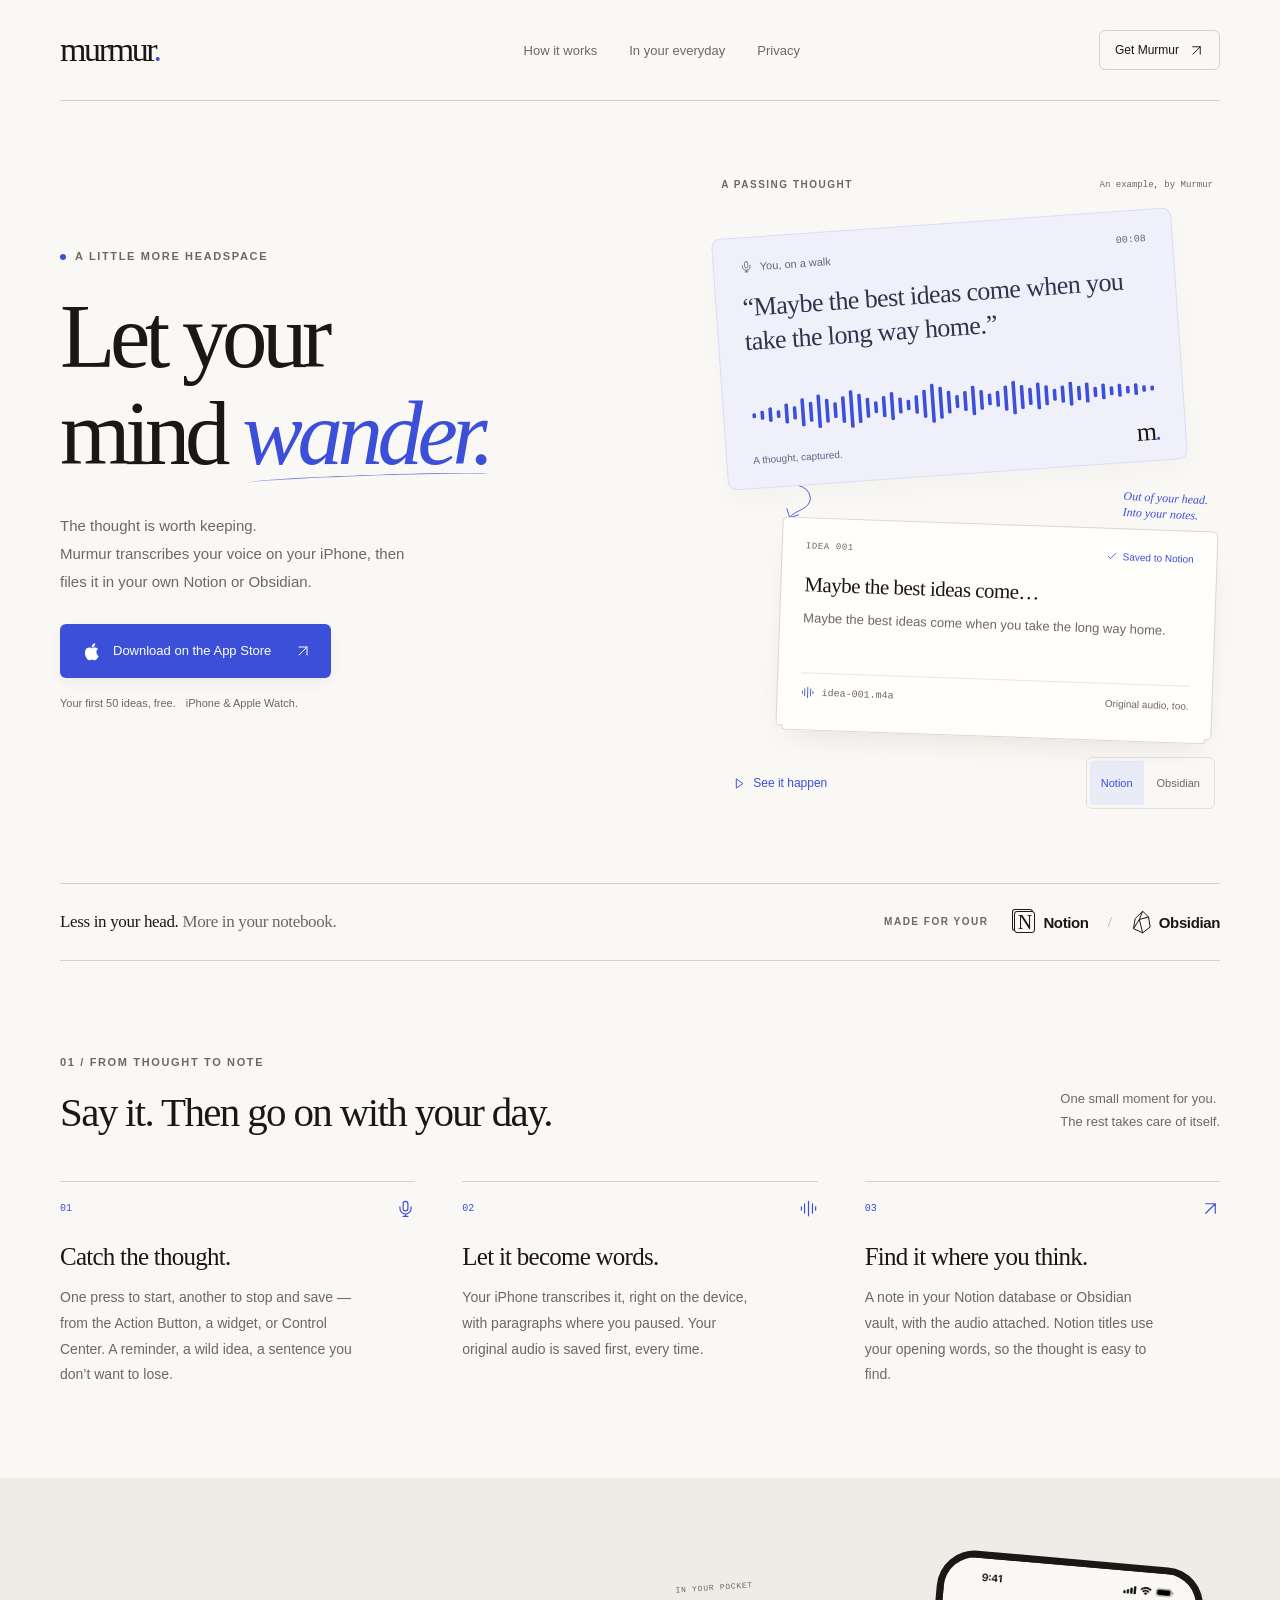
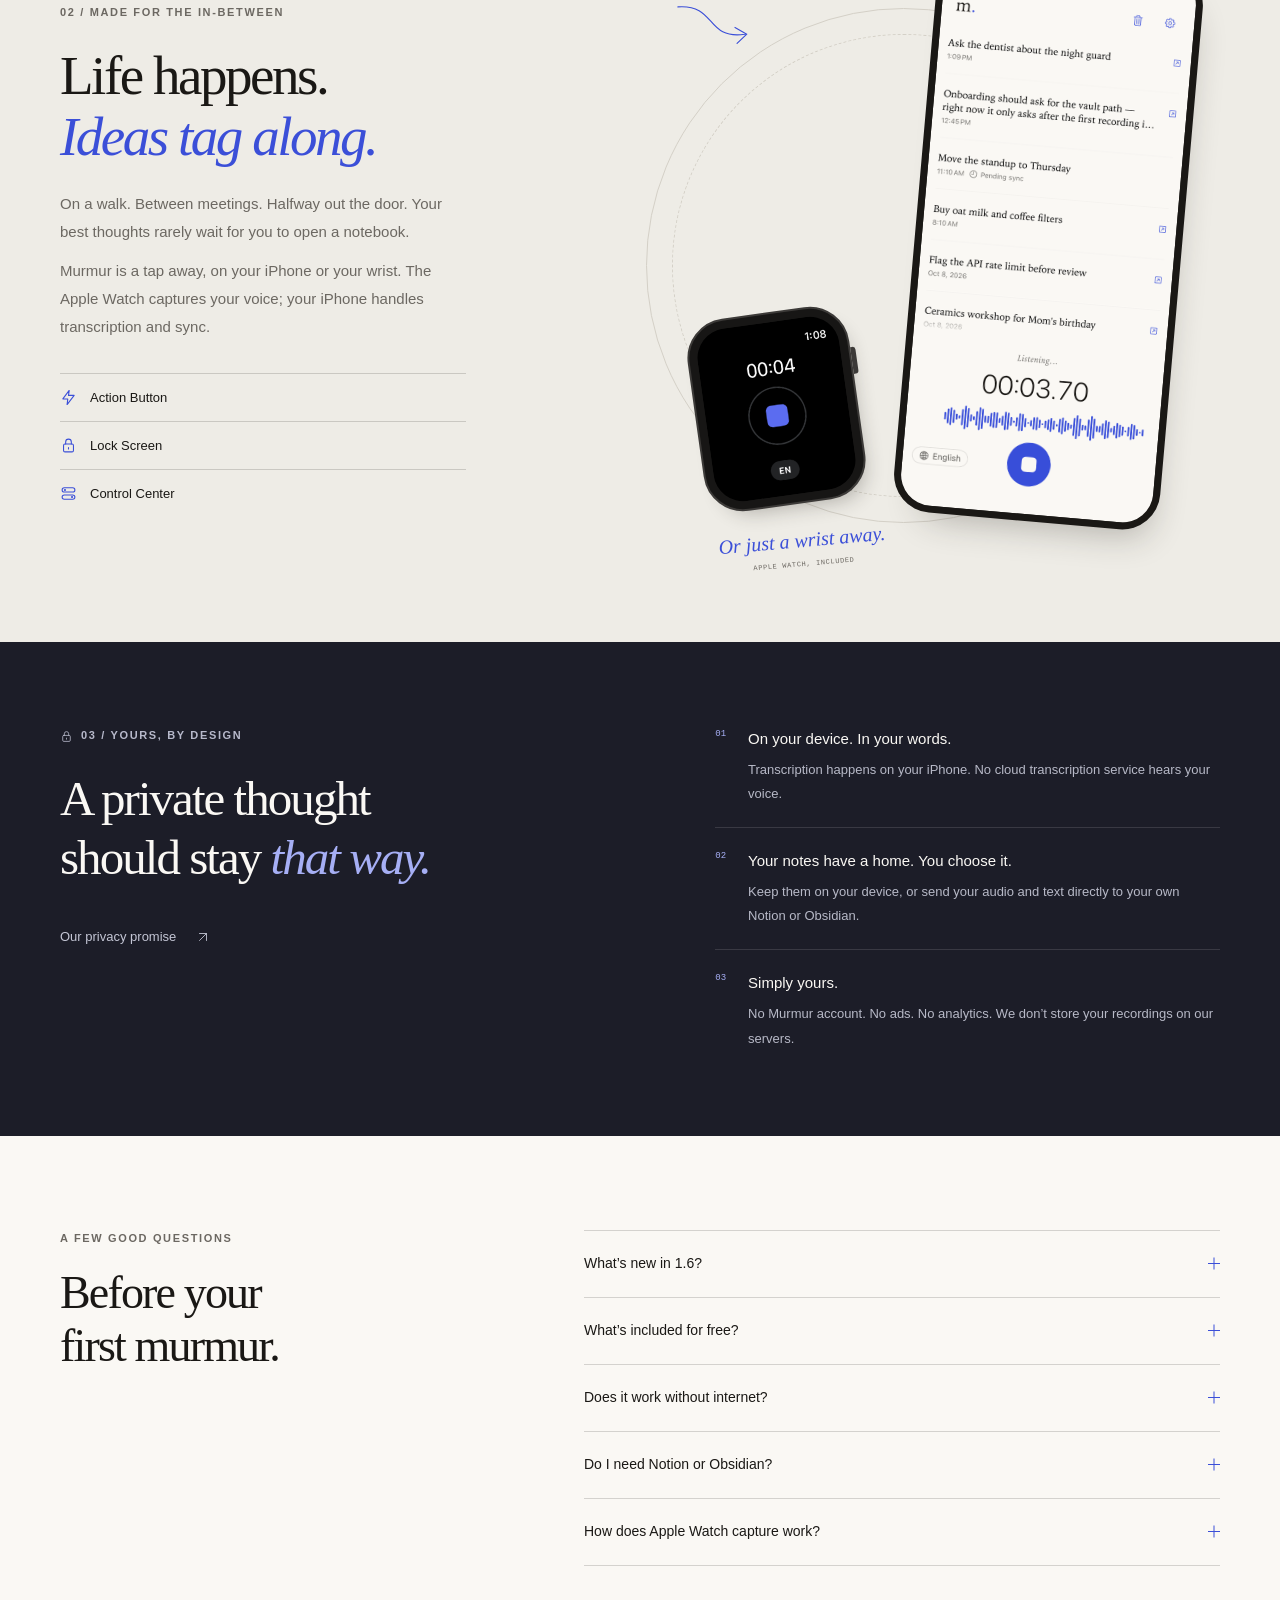
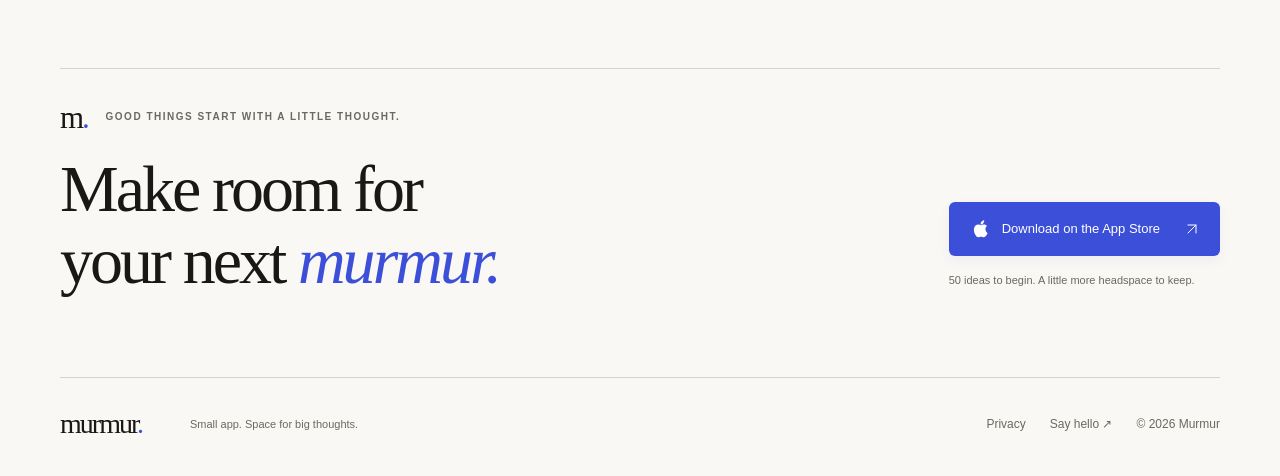
<file: index.html>
<!doctype html>
<html lang="en">
<head>
  <meta charset="utf-8">
  <meta name="viewport" content="width=device-width, initial-scale=1">
  <meta name="color-scheme" content="light">
  <title>Murmur — Let your mind wander. Keep the thought.</title>
  <meta name="description" content="A little more headspace. Capture a thought on iPhone or Apple Watch. Murmur transcribes it on your device and sends it to your own Notion or Obsidian.">
  <link rel="canonical" href="https://murmur.u-ran.com/">
  <meta property="og:type" content="website">
  <meta property="og:url" content="https://murmur.u-ran.com/">
  <meta property="og:title" content="Murmur — Let your mind wander. Keep the thought.">
  <meta property="og:description" content="From a passing thought to a note worth keeping. On-device voice capture for your Notion or Obsidian.">
  <meta property="og:image" content="https://murmur.u-ran.com/assets/icon-1024.png">
  <meta name="twitter:card" content="summary_large_image">
  <link rel="icon" type="image/png" href="/assets/icon-360.png">
  <link rel="apple-touch-icon" href="/assets/icon-360.png">
  <link rel="stylesheet" href="/assets/base.css">
  <link rel="stylesheet" href="/assets/home.css">
  <script src="/assets/home.js" defer></script>
  <script src="/assets/motion.js" defer></script>
</head>
<body>
  <a class="skip-link" href="#main">Skip to content</a>
  <svg class="svg-library" xmlns="http://www.w3.org/2000/svg" aria-hidden="true">
    <symbol id="i-up-right" viewBox="0 0 24 24"><path d="M6 18 18 6M6 6h12v12"/></symbol>
    <symbol id="i-check" viewBox="0 0 24 24"><path d="m5 12 4 4L19 6"/></symbol>
    <symbol id="i-play" viewBox="0 0 24 24"><path d="m9 5 10 7-10 7Z"/></symbol>
    <symbol id="i-mic" viewBox="0 0 24 24"><rect x="9" y="3" width="6" height="12" rx="3"/><path d="M5 10v2a7 7 0 0 0 14 0v-2M12 19v3m-3 0h6"/></symbol>
    <symbol id="i-wave" viewBox="0 0 24 24"><path d="M3 10v4m4-8v12m5-15v18m5-15v12m4-8v4"/></symbol>
    <symbol id="i-lock" viewBox="0 0 24 24"><rect x="5" y="10" width="14" height="11" rx="2"/><path d="M8 10V7a4 4 0 0 1 8 0v3m-4 5v2"/></symbol>
    <symbol id="i-bolt" viewBox="0 0 24 24"><path d="m13 2-9 12h7l-1 8 10-13h-8Z"/></symbol>
    <symbol id="i-controls" viewBox="0 0 24 24"><rect x="3" y="4" width="18" height="6" rx="3"/><rect x="3" y="14" width="18" height="6" rx="3"/><path d="M7 7h.01M17 17h.01" stroke-width="3"/></symbol>
    <symbol id="i-apple" viewBox="0 0 24 24"><path fill="currentColor" stroke="none" d="M17.1 12.6c0-2 1.6-3 1.7-3.1-1-1.5-2.5-1.7-3.1-1.7-1.3-.1-2.6.8-3.3.8-.7 0-1.7-.8-2.8-.7-1.5 0-2.9.9-3.7 2.2-1.6 2.7-.4 6.8 1.1 9 .7 1.1 1.6 2.2 2.7 2.1 1.1 0 1.5-.7 2.9-.7 1.3 0 1.7.7 2.9.7 1.2 0 1.9-1.1 2.7-2.1.8-1.2 1.2-2.4 1.2-2.5-.1 0-2.3-.9-2.3-4ZM14.9 6.4c.6-.8 1.1-1.9 1-3-.9 0-2 .6-2.7 1.4-.6.7-1.2 1.8-1 2.9 1 .1 2.1-.5 2.7-1.3Z"/></symbol>
  </svg>

  <header class="wrap">
    <div class="masthead">
      <a class="wordmark serif" href="/" aria-label="Murmur home">murmur<i>.</i></a>
      <nav class="main-nav" aria-label="Main navigation">
        <a href="#how-it-works">How it works</a>
        <a href="#everyday">In your everyday</a>
        <a href="#privacy">Privacy</a>
      </nav>
      <a class="button button-small button-outline" href="https://apps.apple.com/app/id6788226431">Get Murmur <svg class="icon" aria-hidden="true"><use href="#i-up-right"/></svg></a>
    </div>
  </header>

  <main id="main">
    <section class="wrap hero" aria-labelledby="hero-title">
      <div class="hero-copy">
        <p class="eyebrow"><span class="small-dot"></span> A little more headspace</p>
        <h1 class="serif" id="hero-title">Let your<br>mind <em>wander.</em></h1>
        <p class="hero-description">The thought is worth keeping.<br>Murmur transcribes your voice on your iPhone, then files it in your own Notion or Obsidian.</p>
        <a class="button button-primary" href="https://apps.apple.com/app/id6788226431"><svg class="icon apple-icon" aria-hidden="true"><use href="#i-apple"/></svg> Download on the App Store <svg class="icon cta-arrow" aria-hidden="true"><use href="#i-up-right"/></svg></a>
        <p class="hero-footnote">Your first 50 ideas, free. <span>iPhone &amp; Apple Watch.</span></p>
      </div>

      <div class="demo" data-stage="saved" role="region" aria-label="Interactive example of a voice note becoming a saved idea">
        <div class="demo-topline"><span class="eyebrow">A passing thought</span><span class="demo-example mono">An example, by Murmur</span></div>
        <div class="voice-card">
          <div class="voice-meta"><span><svg class="icon" aria-hidden="true"><use href="#i-mic"/></svg> You, on a walk</span><span class="mono" id="demo-time">00:08</span></div>
          <p class="voice-quote serif" id="voice-quote">“Maybe the best ideas come when you take the long way home.”</p>
          <div class="waveform" aria-hidden="true">
            <svg viewBox="0 0 400 62" preserveAspectRatio="none"><g id="wave-bars" stroke="currentColor" stroke-width="3.5" stroke-linecap="round">
              <path d="M4 29v4M12 26v10M20 22v18M28 27v8M36 18v26M44 23v16M52 12v38M60 18v26M68 8v46M76 15v32M84 21v20M92 13v36M100 5v52M108 11v40M116 18v26M124 24v14M132 17v28M140 12v38M148 21v20M156 25v12M164 19v24M172 12v38M180 4v54M188 9v44M196 16v30M204 23v16M212 18v26M220 11v40M228 18v26M236 24v14M244 21v20M252 14v34M260 8v46M268 15v32M276 20v22M284 13v36M292 18v26M300 24v14M308 20v22M316 15v32M324 22v18M332 18v26M340 25v12M348 21v20M356 26v10M364 23v16M372 27v8M380 24v14M388 28v6M396 29v4"/>
            </g></svg>
          </div>
          <div class="voice-bottom"><span class="voice-status" id="voice-status">A thought, captured.</span><span class="serif voice-mark" aria-hidden="true">m<span>.</span></span></div>
        </div>
        <div class="journey-thread" aria-hidden="true"><svg viewBox="0 0 140 84"><path d="M13 4c0 34 100 4 104 41 2 18-25 20-29 29m-5-12 4 13 13-4"/></svg><span>Out of your head.<br>Into your notes.</span></div>
        <div class="note-card">
          <div class="note-topline"><span class="mono">IDEA 001</span><span class="saved-status"><svg class="icon" aria-hidden="true"><use href="#i-check"/></svg><span id="note-status">Saved to Notion</span></span></div>
          <h2 class="serif note-title" id="note-title">Maybe the best ideas come…</h2>
          <p class="note-transcript" id="note-transcript">Maybe the best ideas come when you take the long way home.</p>
          <div class="note-attachment"><svg class="icon" aria-hidden="true"><use href="#i-wave"/></svg><span class="mono" id="note-file">idea-001.m4a</span><span>Original audio, too.</span></div>
        </div>
        <div class="demo-controls" hidden>
          <button class="demo-play" id="demo-play" type="button"><svg class="icon" aria-hidden="true"><use href="#i-play"/></svg><span>See it happen</span></button>
          <div class="destination-picker" role="group" aria-label="Example note destination">
            <button type="button" data-destination="Notion" aria-pressed="true">Notion</button>
            <button type="button" data-destination="Obsidian" aria-pressed="false">Obsidian</button>
          </div>
        </div>
        <p class="sr-only" id="demo-announcement" role="status" aria-live="polite" aria-atomic="true"></p>
      </div>
    </section>

    <div class="wrap">
      <div class="promise-strip">
        <p>Less in your head. <span>More in your notebook.</span></p>
        <div><span class="eyebrow">Made for your</span><span class="destination-name"><span class="notion-mark serif" aria-hidden="true">N</span> Notion</span><span class="destination-plus" aria-hidden="true">/</span><span class="destination-name"><svg class="obsidian-mark" viewBox="0 0 24 28" aria-hidden="true"><path d="m14 1 7 7 2 12-9 7-11-5 2-12Z"/><path d="m14 1-4 10 4 16m-4-16 11-3m-11 3-7 11"/></svg> Obsidian</span></div>
      </div>
    </div>

    <section class="wrap how-section" id="how-it-works" aria-labelledby="how-title">
      <div class="section-heading">
        <div><p class="eyebrow">01 / From thought to note</p><h2 class="serif" id="how-title">Say it. Then go on with your day.</h2></div>
        <p>One small moment for you.<br>The rest takes care of itself.</p>
      </div>
      <ol class="steps">
        <li><div class="step-top"><span class="mono">01</span><svg class="icon" aria-hidden="true"><use href="#i-mic"/></svg></div><h3 class="serif">Catch the thought.</h3><p>One press to start, another to stop and save — from the Action Button, a widget, or Control Center. A reminder, a wild idea, a sentence you don’t want to lose.</p></li>
        <li><div class="step-top"><span class="mono">02</span><svg class="icon" aria-hidden="true"><use href="#i-wave"/></svg></div><h3 class="serif">Let it become words.</h3><p>Your iPhone transcribes it, right on the device, with paragraphs where you paused. Your original audio is saved first, every time.</p></li>
        <li><div class="step-top"><span class="mono">03</span><svg class="icon" aria-hidden="true"><use href="#i-up-right"/></svg></div><h3 class="serif">Find it where you think.</h3><p>A note in your Notion database or Obsidian vault, with the audio attached. Notion titles use your opening words, so the thought is easy to find.</p></li>
      </ol>
    </section>

    <section class="everyday-section" id="everyday" aria-labelledby="everyday-title">
      <div class="wrap everyday-grid">
        <div class="everyday-copy">
          <p class="eyebrow">02 / Made for the in-between</p>
          <h2 class="serif" id="everyday-title">Life happens.<br><em>Ideas tag along.</em></h2>
          <p>On a walk. Between meetings. Halfway out the door. Your best thoughts rarely wait for you to open a notebook.</p>
          <p>Murmur is a tap away, on your iPhone or your wrist. The Apple Watch captures your voice; your iPhone handles transcription and sync.</p>
          <ul class="entry-points" aria-label="Ways to start recording">
            <li><svg class="icon" aria-hidden="true"><use href="#i-bolt"/></svg><span>Action Button</span></li>
            <li><svg class="icon" aria-hidden="true"><use href="#i-lock"/></svg><span>Lock Screen</span></li>
            <li><svg class="icon" aria-hidden="true"><use href="#i-controls"/></svg><span>Control Center</span></li>
          </ul>
        </div>
        <div class="device-scene">
          <div class="scene-orbit" aria-hidden="true"></div>
          <div class="scene-caption caption-phone"><span class="mono">IN YOUR POCKET</span><svg viewBox="0 0 85 55" aria-hidden="true"><path d="M4 5c42 0 26 37 69 34m-10-8 12 8-11 9"/></svg></div>
          <div class="phone-device"><div class="phone-screen"><img src="/assets/shot-1.png?v=1.6" alt="The Murmur iPhone app: saved ideas above an active recording, with a timer and indigo waveform." width="589" height="1280" loading="lazy" decoding="async"></div></div>
          <div class="watch-device"><div class="watch-face"><img src="/assets/shot-watch.png?v=1.6" alt="Murmur on Apple Watch, recording a thought with a single stop button." width="422" height="514" loading="lazy" decoding="async"></div><span class="watch-crown" aria-hidden="true"></span></div>
          <p class="scene-caption caption-watch"><span class="serif">Or just a wrist away.</span><span class="mono">APPLE WATCH, INCLUDED</span></p>
        </div>
      </div>
    </section>

    <section class="privacy-section" id="privacy" aria-labelledby="privacy-title">
      <div class="wrap privacy-grid">
        <div><p class="eyebrow"><svg class="icon" aria-hidden="true"><use href="#i-lock"/></svg> 03 / Yours, by design</p><h2 class="serif" id="privacy-title">A private thought<br>should stay <em>that way.</em></h2><a class="text-link" href="/privacy-policy">Our privacy promise <svg class="icon" aria-hidden="true"><use href="#i-up-right"/></svg></a></div>
        <div class="privacy-facts">
          <div><span class="mono">01</span><div><h3>On your device. In your words.</h3><p>Transcription happens on your iPhone. No cloud transcription service hears your voice.</p></div></div>
          <div><span class="mono">02</span><div><h3>Your notes have a home. You choose it.</h3><p>Keep them on your device, or send your audio and text directly to your own Notion or Obsidian.</p></div></div>
          <div><span class="mono">03</span><div><h3>Simply yours.</h3><p>No Murmur account. No ads. No analytics. We don’t store your recordings on our servers.</p></div></div>
        </div>
      </div>
    </section>

    <section class="wrap faq-section" aria-labelledby="faq-title">
      <div><p class="eyebrow">A few good questions</p><h2 class="serif" id="faq-title">Before your<br>first murmur.</h2></div>
      <div class="faq-list">
        <details><summary>What’s new in 1.6?<span class="faq-toggle" aria-hidden="true"></span></summary><div class="faq-answer"><p>Press again to stop and save from your capture shortcuts, on iPhone and Apple Watch. The old 15-minute limit becomes a six-hour safety stop; a recording that reaches it is saved automatically.</p><p>Large audio uploads to Notion in parts. If your Notion plan refuses a file because of its size, Murmur explains why — upgrade your plan, then tap Retry. New transcripts break into paragraphs where you paused, and Notion titles use your opening words.</p></div></details>
        <details><summary>What’s included for free?<span class="faq-toggle" aria-hidden="true"></span></summary><div class="faq-answer"><p>Your first 50 ideas include everything — every language, Apple Watch, and automatic sync. That allowance is one-time; it never resets.</p><p>Murmur Pro unlocks unlimited new ideas with a monthly or yearly subscription. Your existing recordings and notes stay available when the free allowance runs out. See current pricing in the app.</p></div></details>
        <details><summary>Does it work without internet?<span class="faq-toggle" aria-hidden="true"></span></summary><div class="faq-answer"><p>Yes. Recording and transcription work offline once the speech model for your chosen language is downloaded. Your audio is saved before transcription or sync begins. Notion sync waits for a connection; Obsidian notes are written to the vault folder you select.</p></div></details>
        <details><summary>Do I need Notion or Obsidian?<span class="faq-toggle" aria-hidden="true"></span></summary><div class="faq-answer"><p>No. You can keep recordings and transcripts in Murmur. If you want automatic sync, connect your own Notion database or choose a folder in your Obsidian vault in Settings.</p></div></details>
        <details><summary>How does Apple Watch capture work?<span class="faq-toggle" aria-hidden="true"></span></summary><div class="faq-answer"><p>Record from the Watch app or a Murmur complication on your watch face. Your Watch saves the audio and transfers it to the paired iPhone, where Murmur transcribes it and syncs it to your selected destination.</p></div></details>
      </div>
    </section>

    <section class="wrap closing" aria-labelledby="closing-title">
      <div class="closing-top"><span class="serif closing-mark" aria-hidden="true">m<span>.</span></span><p class="eyebrow">Good things start with a little thought.</p></div>
      <div class="closing-row"><h2 class="serif" id="closing-title">Make room for<br>your next <em>murmur.</em></h2><div class="closing-action"><a class="button button-primary" href="https://apps.apple.com/app/id6788226431"><svg class="icon apple-icon" aria-hidden="true"><use href="#i-apple"/></svg> Download on the App Store <svg class="icon cta-arrow" aria-hidden="true"><use href="#i-up-right"/></svg></a><p>50 ideas to begin. A little more headspace to keep.</p></div></div>
    </section>
  </main>

  <footer class="wrap"><div class="site-footer"><a class="wordmark serif" href="/" aria-label="Murmur home">murmur<i>.</i></a><span class="footer-note">Small app. Space for big thoughts.</span><div class="links"><a href="/privacy-policy">Privacy</a><a href="mailto:murmur@u-ran.com">Say hello <span aria-hidden="true">↗</span></a><span>© 2026 Murmur</span></div></div></footer>
</body>
</html>
</file>
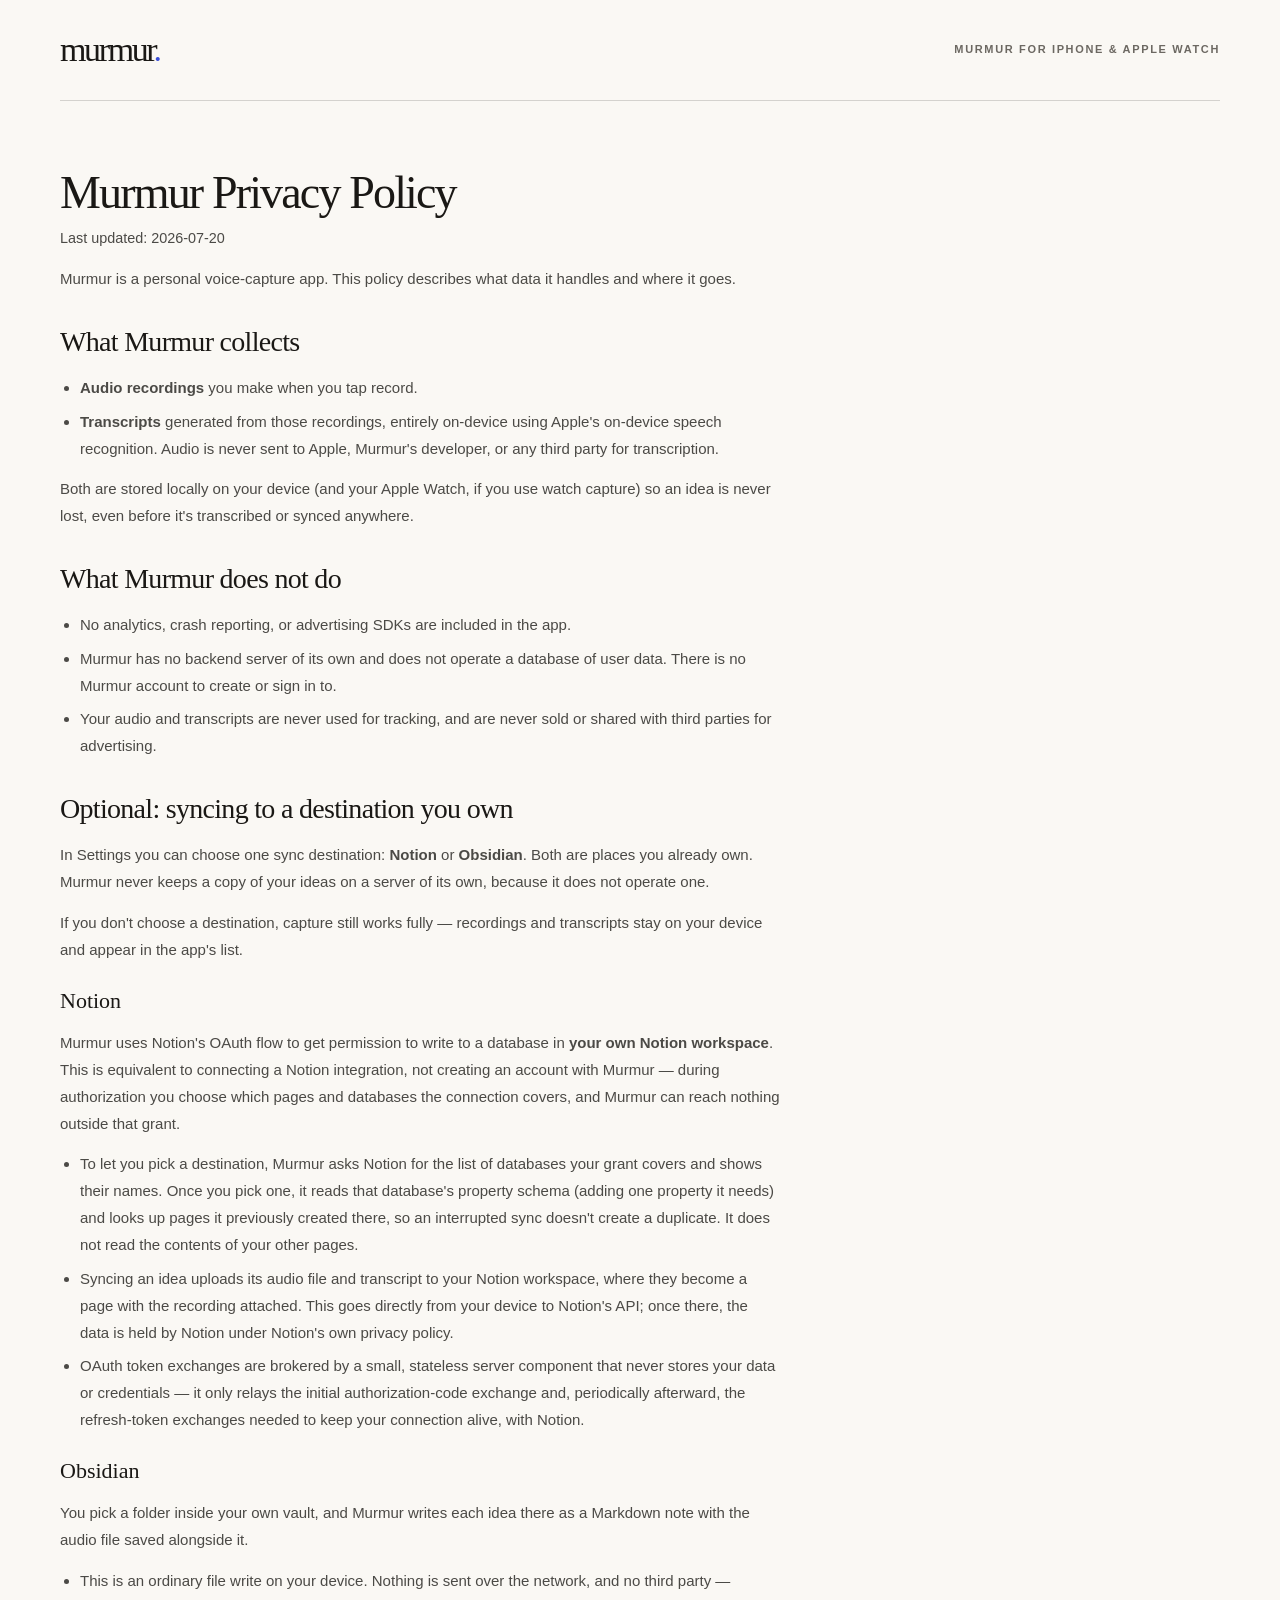
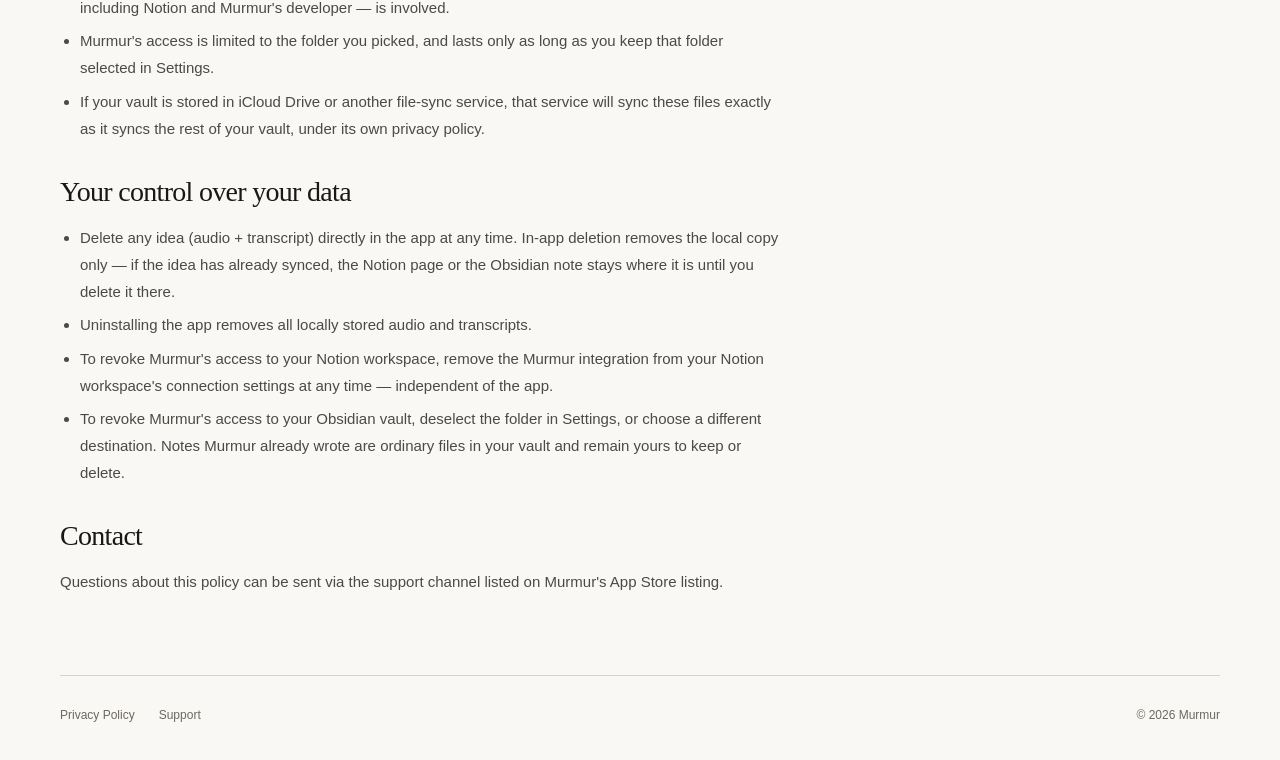
<file: privacy-policy/index.html>
<!doctype html>
<html lang="en">
<head>
<meta charset="utf-8">
<meta name="viewport" content="width=device-width, initial-scale=1">
<meta name="color-scheme" content="light">
<title>Murmur Privacy Policy</title>
<meta name="description" content="How Murmur handles your audio recordings, on-device transcripts, and optional sync to your own Notion or Obsidian.">
<link rel="canonical" href="https://murmur.u-ran.com/privacy-policy">
<link rel="icon" type="image/png" href="/assets/icon-360.png">
<link rel="apple-touch-icon" href="/assets/icon-360.png">
<link rel="stylesheet" href="/assets/base.css">
<style>
  /* Prose only. Palette, type stacks, header and footer come from /assets/base.css — this
     URL is linked from the App Store listing, so it is part of the brand surface, not a
     stray document, and it must not carry a second copy of the palette. */
  /* Flush left, like every other surface in this design (design manual — see the header
     comment in marketing/screenshots/render.sh). */
  .prose { max-width: 720px; margin: 4rem 0 5rem; line-height: 1.8; font-size: 15px; }
  .prose h1, .prose h2, .prose h3 { font-family: var(--font-serif); font-weight: 400; }
  .prose h1 { font-size: clamp(32px, 4vw, 46px); line-height: 1.2; letter-spacing: -.04em; }
  .prose h2 { font-size: 28px; line-height: 1.3; letter-spacing: -.025em; }
  .prose h3 { font-size: 22px; line-height: 1.3; }
  .prose p, .prose li { color: rgba(var(--ink-rgb), 0.78); }
  /* base.css zeroes every margin, so this page has to state its own prose rhythm — the
     browser defaults it used to inherit as a standalone document are gone. */
  .prose > * + * { margin-top: 0.85rem; }
  .prose > h2 { margin-top: 2rem; }
  .prose > h3 { margin-top: 1.5rem; }
  .prose > .updated { margin-top: 0.35rem; }
  .prose ul { padding-left: 1.25rem; }
  .prose li + li { margin-top: 0.4rem; }
  .updated { color: rgba(var(--ink-rgb), 0.62); font-size: 0.9rem; }
</style>
</head>
<body>
<a class="skip-link" href="#main">Skip to content</a>

<header class="wrap">
  <div class="masthead">
    <a class="wordmark serif" href="/" aria-label="Murmur home">murmur<i>.</i></a>
    <div class="eyebrow">Murmur for iPhone &amp; Apple Watch</div>
  </div>
</header>

<main class="wrap" id="main">
<div class="prose">
<h1>Murmur Privacy Policy</h1>
<p class="updated">Last updated: 2026-07-20</p>

<p>Murmur is a personal voice-capture app. This policy describes what data it handles and where it goes.</p>

<h2>What Murmur collects</h2>
<ul>
  <li><strong>Audio recordings</strong> you make when you tap record.</li>
  <li><strong>Transcripts</strong> generated from those recordings, entirely on-device using Apple's on-device speech recognition. Audio is never sent to Apple, Murmur's developer, or any third party for transcription.</li>
</ul>
<p>Both are stored locally on your device (and your Apple Watch, if you use watch capture) so an idea is never lost, even before it's transcribed or synced anywhere.</p>

<h2>What Murmur does not do</h2>
<ul>
  <li>No analytics, crash reporting, or advertising SDKs are included in the app.</li>
  <li>Murmur has no backend server of its own and does not operate a database of user data. There is no Murmur account to create or sign in to.</li>
  <li>Your audio and transcripts are never used for tracking, and are never sold or shared with third parties for advertising.</li>
</ul>

<h2>Optional: syncing to a destination you own</h2>
<p>In Settings you can choose one sync destination: <strong>Notion</strong> or <strong>Obsidian</strong>. Both are places you already own. Murmur never keeps a copy of your ideas on a server of its own, because it does not operate one.</p>
<p>If you don't choose a destination, capture still works fully — recordings and transcripts stay on your device and appear in the app's list.</p>

<h3>Notion</h3>
<p>Murmur uses Notion's OAuth flow to get permission to write to a database in <strong>your own Notion workspace</strong>. This is equivalent to connecting a Notion integration, not creating an account with Murmur — during authorization you choose which pages and databases the connection covers, and Murmur can reach nothing outside that grant.</p>
<ul>
  <li>To let you pick a destination, Murmur asks Notion for the list of databases your grant covers and shows their names. Once you pick one, it reads that database's property schema (adding one property it needs) and looks up pages it previously created there, so an interrupted sync doesn't create a duplicate. It does not read the contents of your other pages.</li>
  <li>Syncing an idea uploads its audio file and transcript to your Notion workspace, where they become a page with the recording attached. This goes directly from your device to Notion's API; once there, the data is held by Notion under Notion's own privacy policy.</li>
  <li>OAuth token exchanges are brokered by a small, stateless server component that never stores your data or credentials — it only relays the initial authorization-code exchange and, periodically afterward, the refresh-token exchanges needed to keep your connection alive, with Notion.</li>
</ul>

<h3>Obsidian</h3>
<p>You pick a folder inside your own vault, and Murmur writes each idea there as a Markdown note with the audio file saved alongside it.</p>
<ul>
  <li>This is an ordinary file write on your device. Nothing is sent over the network, and no third party — including Notion and Murmur's developer — is involved.</li>
  <li>Murmur's access is limited to the folder you picked, and lasts only as long as you keep that folder selected in Settings.</li>
  <li>If your vault is stored in iCloud Drive or another file-sync service, that service will sync these files exactly as it syncs the rest of your vault, under its own privacy policy.</li>
</ul>

<h2>Your control over your data</h2>
<ul>
  <li>Delete any idea (audio + transcript) directly in the app at any time. In-app deletion removes the local copy only — if the idea has already synced, the Notion page or the Obsidian note stays where it is until you delete it there.</li>
  <li>Uninstalling the app removes all locally stored audio and transcripts.</li>
  <li>To revoke Murmur's access to your Notion workspace, remove the Murmur integration from your Notion workspace's connection settings at any time — independent of the app.</li>
  <li>To revoke Murmur's access to your Obsidian vault, deselect the folder in Settings, or choose a different destination. Notes Murmur already wrote are ordinary files in your vault and remain yours to keep or delete.</li>
</ul>

<h2>Contact</h2>
<p>Questions about this policy can be sent via the support channel listed on Murmur's App Store listing.</p>
</div>
</main>

<footer class="wrap">
  <div class="site-footer">
    <span class="links">
      <a href="/privacy-policy">Privacy Policy</a>
      <a href="mailto:murmur@u-ran.com">Support</a>
    </span>
    <span>© 2026 Murmur</span>
  </div>
</footer>

</body>
</html>
</file>
<file: assets/base.css>
/* Shared paper, ink, and indigo identity. The policy uses the same shell. */
:root {
  color-scheme: light;
  --ink-rgb: 26, 24, 21;
  --bg: #faf8f4;
  --text: #1a1815;
  --card: #fffefa;
  --accent: #3b4fd8;
  --accent-hover: #2e3db0;
  --rule: rgba(var(--ink-rgb), .17);
  --rule-soft: rgba(var(--ink-rgb), .1);
  --muted: #77736c;
  --body-2: #6c6862;
  --font-serif: "Iowan Old Style", "Palatino Nova", Palatino, "Palatino Linotype", Georgia, serif;
  --font-mono: ui-monospace, SFMono-Regular, Menlo, monospace;
}
* { box-sizing: border-box; margin: 0; padding: 0; }
html { -webkit-text-size-adjust: 100%; scroll-behavior: smooth; scroll-padding-top: 28px; }
body { background: var(--bg); color: var(--text); font-family: -apple-system, BlinkMacSystemFont, "Segoe UI", "PingFang TC", sans-serif; -webkit-font-smoothing: antialiased; }
button { font: inherit; color: inherit; }
a { color: var(--accent); text-decoration: none; }
a:hover { text-decoration: underline; text-underline-offset: 4px; }
a, button, summary { -webkit-tap-highlight-color: transparent; }
:focus-visible { outline: 2px solid var(--accent); outline-offset: 5px; }
::selection { background: #dce0fa; color: var(--text); }
img { display: block; max-width: 100%; height: auto; }
[hidden] { display: none !important; }
.serif { font-family: var(--font-serif); font-weight: 400; }
.mono { font-family: var(--font-mono); font-variant-numeric: tabular-nums; }
.wrap { max-width: 1240px; margin: 0 auto; padding-left: 40px; padding-right: 40px; }
.eyebrow { color: var(--body-2); font-size: 11px; line-height: 1.6; font-weight: 600; letter-spacing: .15em; text-transform: uppercase; }
.icon { width: 20px; height: 20px; display: inline-block; flex: none; fill: none; stroke: currentColor; stroke-width: 1.5; stroke-linecap: round; stroke-linejoin: round; vertical-align: middle; }
.svg-library { position: absolute; width: 0; height: 0; overflow: hidden; }
.sr-only { position: absolute; width: 1px; height: 1px; padding: 0; margin: -1px; overflow: hidden; clip-path: inset(50%); white-space: nowrap; border: 0; }
.skip-link { position: absolute; top: 12px; left: 12px; z-index: 10; padding: 12px 20px; background: var(--text); color: var(--bg); transform: translateY(-150%); }
.skip-link:focus { transform: translateY(0); }
.masthead { display: flex; align-items: center; justify-content: space-between; gap: 24px; min-height: 101px; border-bottom: 1px solid var(--rule); }
.wordmark { color: var(--text); font-size: 34px; line-height: 1; letter-spacing: -.07em; }
.wordmark i { color: var(--accent); font-style: normal; }
.masthead a:hover, a.wordmark:hover { text-decoration: none; }
.masthead > .eyebrow { text-align: right; }
.site-footer { display: flex; align-items: center; justify-content: space-between; flex-wrap: wrap; gap: 24px; padding: 32px 0 38px; border-top: 1px solid var(--rule); font-size: 12px; color: var(--body-2); }
.site-footer .wordmark { font-size: 28px; }
.site-footer .links { display: flex; align-items: center; flex-wrap: wrap; gap: 24px; }
.site-footer .links a { color: var(--body-2); }
@media (max-width: 760px) {
  .wrap { padding-left: 24px; padding-right: 24px; }
  .masthead { min-height: 82px; }
  .wordmark { font-size: 31px; }
  .site-footer { gap: 22px; padding-bottom: 28px; }
}
@media (prefers-reduced-motion: reduce) { html { scroll-behavior: auto; } }
</file>
<file: assets/home.css>
.main-nav { display: flex; gap: 32px; margin-left: 65px; font-size: 13px; }
.main-nav a { color: var(--body-2); transition: color .2s; }
.main-nav a:hover { color: var(--accent); }
.button { display: inline-flex; align-items: center; justify-content: center; gap: 10px; min-height: 54px; padding: 14px 19px; border: 1px solid transparent; border-radius: 6px; font-size: 13px; font-weight: 500; line-height: 1.4; transition: background .2s, transform .2s, box-shadow .2s; }
.button:hover { text-decoration: none; transform: translateY(-2px); }
.button-primary { background: var(--accent); color: white; box-shadow: 0 5px 12px #3b4fd810; }
.button-primary:hover { background: var(--accent-hover); box-shadow: 0 8px 20px #3b4fd825; }
.button .apple-icon { width: 23px; height: 23px; }
.button .cta-arrow { width: 16px; height: 16px; margin-left: 14px; }
.button-small { min-height: 40px; padding: 10px 15px; font-size: 12px; }
.button-small .icon { width: 15px; height: 15px; }
.button-outline { border-color: var(--rule); color: var(--text); }
.button-outline:hover { background: var(--text); color: var(--bg); }

/* The voice and the note share one piece of paper, connected by an ink thread. */
.hero { display: grid; grid-template-columns: 1.15fr 1fr; align-items: center; gap: 64px; padding-top: 76px; padding-bottom: 74px; }
.hero-copy { padding-bottom: 24px; }
.hero .eyebrow { display: flex; align-items: center; gap: 9px; }
.small-dot { width: 6px; height: 6px; background: var(--accent); border-radius: 50%; flex: none; }
.hero h1 { margin-top: 24px; font-size: clamp(64px, 7.1vw, 96px); line-height: 1.06; letter-spacing: -.06em; }
.hero h1 em { position: relative; color: var(--accent); font-weight: 400; }
.hero h1 em::after { content: ""; position: absolute; left: 2%; right: 0; bottom: -3px; height: 7px; border-top: 1px solid currentColor; border-radius: 50%; transform: rotate(-2deg); transform-origin: left center; opacity: .65; }
.hero-description { max-width: 360px; margin: 30px 0 29px; color: var(--body-2); font-size: 15px; line-height: 1.85; }
.hero-footnote { margin-top: 16px; font-size: 11px; line-height: 1.8; color: var(--body-2); }
.hero-footnote span { display: inline-block; margin-left: 7px; }
.demo { min-width: 0; position: relative; padding: 0 5px 0 9px; }
.demo-topline { display: flex; align-items: center; justify-content: space-between; gap: 12px; margin: 0 2px 30px; }
.demo-topline .eyebrow { font-size: 10px; }
.demo-example { color: var(--body-2); font-size: 9px; }
.voice-card { position: relative; z-index: 1; width: 93%; padding: 22px 26px 15px; background: #f0f0fa; border: 1px solid #3b4fd81f; border-radius: 9px; transform: rotate(-4deg); box-shadow: 0 12px 24px #29254d06; }
.voice-meta, .voice-meta > span:first-child { display: flex; align-items: center; gap: 7px; }
.voice-meta { justify-content: space-between; color: #646580; font-size: 11px; }
.voice-meta .icon { width: 13px; height: 13px; }
.voice-meta .mono { font-size: 10px; }
.voice-quote { min-height: 96px; margin-top: 18px; font-size: 26px; line-height: 1.3; letter-spacing: -.022em; color: #32334b; text-wrap: pretty; }
.waveform { height: 42px; margin-top: 8px; color: var(--accent); }
.waveform svg { width: 100%; height: 100%; overflow: visible; }
#wave-bars line { transform-origin: center; transform-box: fill-box; }
.voice-bottom { display: flex; align-items: center; justify-content: space-between; margin-top: 10px; }
.voice-status { font-size: 10px; color: #646580; }
.voice-mark { font-size: 26px; line-height: 1; letter-spacing: -.08em; }
.voice-mark span { color: var(--accent); }
.journey-thread { position: relative; height: 49px; margin-left: 9px; color: var(--accent); }
.journey-thread svg { position: absolute; width: 96px; height: 70px; left: 2px; top: -15px; fill: none; stroke: currentColor; stroke-width: 1.3; stroke-linecap: round; stroke-linejoin: round; }
.journey-thread > span { position: absolute; top: 16px; right: 7px; font-family: var(--font-serif); font-style: italic; font-size: 12px; line-height: 1.3; transform: rotate(3deg); }
.note-card { position: relative; width: 88%; min-height: 209px; margin-left: 12%; padding: 21px 23px 0; background: var(--card); border: 1px solid var(--rule); border-radius: 5px; transform: rotate(2deg); box-shadow: 0 18px 32px -16px #30292225; transition: opacity .35s, transform .35s; }
.note-card::after { content: ""; position: absolute; z-index: -1; left: 5px; right: 5px; height: 5px; bottom: -5px; border: 1px solid var(--rule); border-top: 0; border-radius: 0 0 4px 4px; background: var(--card); }
.note-topline { display: flex; align-items: center; justify-content: space-between; gap: 12px; font-size: 10px; }
.note-topline > .mono { color: var(--body-2); font-size: 9px; letter-spacing: .07em; }
.saved-status { display: flex; align-items: center; gap: 4px; color: var(--accent); }
.saved-status .icon { width: 13px; height: 13px; }
.note-title { margin-top: 18px; font-size: 21px; line-height: 1.35; letter-spacing: -.025em; }
.note-transcript { min-height: 53px; margin-top: 9px; font-size: 13px; line-height: 1.75; color: var(--body-2); }
.note-attachment { display: flex; align-items: center; gap: 7px; margin-top: 12px; padding: 12px 0; border-top: 1px solid var(--rule-soft); font-size: 10px; color: var(--body-2); }
.note-attachment .icon { width: 14px; height: 14px; color: var(--accent); }
.note-attachment > span:last-child { margin-left: auto; }
.demo-controls { display: flex; align-items: center; justify-content: space-between; flex-wrap: wrap; gap: 8px; margin: 24px 0 0 7px; }
.demo-play { display: inline-flex; align-items: center; gap: 7px; min-height: 44px; padding: 0 5px; border: 0; background: transparent; color: var(--accent); font-size: 12px; cursor: pointer; }
.demo-play .icon { width: 15px; height: 15px; }
.demo-play:hover:not(:disabled) { text-decoration: underline; text-underline-offset: 4px; }
.demo-play:disabled { cursor: wait; }
.destination-picker { display: flex; align-items: center; gap: 2px; padding: 3px; border: 1px solid var(--rule-soft); border-radius: 6px; }
.destination-picker button { min-height: 44px; padding: 0 11px; border: 0; border-radius: 3px; background: transparent; font-size: 11px; color: var(--body-2); cursor: pointer; transition: background .2s, color .2s; }
.destination-picker button[aria-pressed="true"] { color: var(--accent); background: #e9ebf7; }
.destination-picker button:hover { color: var(--accent); }
.demo[data-stage="recording"] .note-card { opacity: .35; transform: translateY(5px) rotate(2deg); }
.demo[data-stage="transcribing"] .note-card { opacity: .7; }
.demo[data-stage="recording"] #wave-bars line { animation: waveform .45s ease-in-out infinite alternate; transform-origin: center; transform-box: fill-box; }
@keyframes waveform { from { transform: scaleY(.3); } to { transform: scaleY(1); } }

.promise-strip { display: flex; align-items: center; justify-content: space-between; gap: 28px; padding: 26px 0; border-top: 1px solid var(--rule); border-bottom: 1px solid var(--rule); }
.promise-strip > p { font-family: var(--font-serif); font-size: 17px; letter-spacing: -.02em; }
.promise-strip > p > span { color: var(--body-2); }
.promise-strip > div { display: flex; align-items: center; gap: 19px; }
.promise-strip .eyebrow { font-size: 10px; margin-right: 7px; }
.destination-name { display: flex; align-items: center; gap: 8px; font-size: 15px; font-weight: 550; letter-spacing: -.025em; }
.notion-mark { display: grid; place-items: center; width: 21px; height: 22px; border: 1px solid currentColor; border-radius: 3px; box-shadow: -2px -2px 0 -1px var(--bg), -2px -2px 0 0 currentColor; font-size: 20px; line-height: 1; }
.obsidian-mark { width: 20px; height: 24px; fill: none; stroke: currentColor; stroke-width: 1.2; stroke-linejoin: round; }
.destination-plus { font-size: 15px; color: #b2aca2; font-family: var(--font-serif); }
.how-section { padding-top: 93px; padding-bottom: 90px; }
.section-heading { display: flex; align-items: flex-end; justify-content: space-between; gap: 30px; }
.section-heading h2 { margin-top: 16px; font-size: clamp(32px, 3.2vw, 43px); line-height: 1.2; letter-spacing: -.04em; }
.section-heading > p { padding-bottom: 3px; font-size: 13px; line-height: 1.8; color: var(--body-2); }
.steps { display: grid; grid-template-columns: repeat(3, 1fr); gap: 47px; margin-top: 44px; list-style: none; }
.steps li { padding-top: 17px; border-top: 1px solid var(--rule); }
.step-top { display: flex; align-items: center; justify-content: space-between; color: var(--accent); }
.step-top .mono { font-size: 10px; }
.step-top .icon { width: 19px; height: 19px; }
.steps h3 { margin-top: 24px; font-size: 25px; line-height: 1.2; letter-spacing: -.03em; }
.steps p { margin-top: 13px; max-width: 295px; font-size: 14px; line-height: 1.85; color: var(--body-2); }

/* Actual app screenshots, framed without a second interface or external assets. */
.everyday-section { background: #eeece6; overflow: hidden; }
.everyday-grid { display: grid; grid-template-columns: 1fr 1fr; align-items: center; gap: 70px; padding-top: 72px; padding-bottom: 72px; }
.everyday-copy { max-width: 406px; }
.everyday-copy h2 { margin-top: 23px; font-size: 55px; line-height: 1.12; letter-spacing: -.045em; }
.everyday-copy h2 em { color: var(--accent); }
.everyday-copy > p:not(.eyebrow) { margin-top: 22px; color: var(--body-2); font-size: 15px; line-height: 1.85; }
.everyday-copy > p + p:not(.eyebrow) { margin-top: 12px; }
.entry-points { list-style: none; margin-top: 32px; }
.entry-points li { display: flex; align-items: center; gap: 13px; padding: 15px 0; border-top: 1px solid var(--rule); font-size: 13px; }
.entry-points .icon { width: 17px; height: 17px; color: var(--accent); }
.device-scene { position: relative; min-height: 620px; }
.scene-orbit { position: absolute; width: 515px; height: 515px; top: 58px; left: -29px; border: 1px solid #d4d0c7; border-radius: 50%; }
.scene-orbit::after { content: ""; position: absolute; inset: 25px; border: 1px dashed #d4d0c7; border-radius: 50%; }
.phone-device { position: absolute; width: 267px; right: 38px; top: 8px; padding: 7px; background: #1a1815; border-radius: 38px; box-shadow: 10px 24px 35px -20px #29251f50; transform: rotate(5deg); }
.phone-screen { border-radius: 31px; overflow: hidden; background: var(--bg); }
.phone-screen img { width: 100%; }
.watch-device { position: absolute; width: 163px; left: 20px; bottom: 64px; padding: 8px; border: 2px solid #3c3a38; border-radius: 40px; background: #171615; transform: rotate(-8deg); box-shadow: 7px 12px 20px -10px #29251f50; }
.watch-face { overflow: hidden; border-radius: 30px; background: #000; }
.watch-face img { width: 100%; }
.watch-crown { position: absolute; right: -7px; top: 44px; width: 5px; height: 27px; border-radius: 0 3px 3px 0; background: #3c3a38; }
.scene-caption { position: absolute; color: var(--body-2); }
.caption-phone { top: 33px; left: 0; display: flex; flex-direction: column; align-items: flex-end; transform: rotate(-4deg); }
.caption-phone > .mono { font-size: 8px; letter-spacing: .09em; }
.caption-phone svg { width: 80px; height: 55px; margin-top: 6px; fill: none; stroke: var(--accent); stroke-width: 1.2; stroke-linecap: round; stroke-linejoin: round; }
.caption-watch { display: flex; flex-direction: column; align-items: center; gap: 8px; left: 44px; bottom: 2px; transform: rotate(-5deg); }
.caption-watch .serif { font-size: 20px; font-style: italic; color: var(--accent); }
.caption-watch .mono { font-size: 7px; letter-spacing: .09em; }

.privacy-section { background: #1c1d28; color: var(--bg); }
.privacy-grid { display: grid; grid-template-columns: 1.1fr 1fr; gap: 100px; padding-top: 85px; padding-bottom: 85px; }
.privacy-section .eyebrow { display: flex; align-items: center; gap: 8px; color: #b7b9cb; }
.privacy-section .eyebrow .icon { width: 13px; height: 13px; }
.privacy-section h2 { margin-top: 25px; font-size: 49px; line-height: 1.2; letter-spacing: -.04em; }
.privacy-section h2 em { color: #a6aff5; }
.text-link { display: inline-flex; align-items: center; gap: 20px; padding: 10px 0; color: inherit; font-size: 13px; }
.privacy-section .text-link { margin-top: 32px; color: #c4c6d5; }
.text-link .icon { width: 14px; height: 14px; }
.privacy-section :focus-visible { outline-color: #a6aff5; }
.privacy-facts > div { display: flex; gap: 22px; padding: 21px 0; border-top: 1px solid #ffffff20; }
.privacy-facts > div:first-child { padding-top: 0; border-top: 0; }
.privacy-facts > div:last-child { padding-bottom: 0; }
.privacy-facts .mono { color: #a6aff5; font-size: 9px; padding-top: 2px; }
.privacy-facts h3 { font-size: 15px; font-weight: 500; line-height: 1.6; }
.privacy-facts p { margin-top: 7px; font-size: 13px; line-height: 1.85; color: #b7b9c7; }

.faq-section { display: grid; grid-template-columns: .8fr 1.2fr; gap: 100px; padding-top: 94px; padding-bottom: 80px; }
.faq-section h2 { margin-top: 20px; font-size: 46px; line-height: 1.15; letter-spacing: -.04em; }
.faq-list details { border-bottom: 1px solid var(--rule); }
.faq-list details:first-child { border-top: 1px solid var(--rule); }
.faq-list summary { display: flex; align-items: center; justify-content: space-between; gap: 24px; min-height: 66px; padding: 20px 0; font-size: 14px; line-height: 1.65; list-style: none; cursor: pointer; }
.faq-list summary::-webkit-details-marker { display: none; }
.faq-list summary:hover { color: var(--accent); }
.faq-toggle { position: relative; width: 12px; height: 12px; flex: none; color: var(--accent); }
.faq-toggle::before, .faq-toggle::after { content: ""; position: absolute; width: 12px; height: 1px; top: 5px; background: currentColor; }
.faq-toggle::after { transform: rotate(90deg); transition: transform .2s; }
.faq-list details[open] .faq-toggle::after { transform: rotate(0); }
.faq-answer { padding: 0 25px 24px 0; color: var(--body-2); font-size: 14px; line-height: 1.85; }
.faq-answer p + p { margin-top: 12px; }
.closing { padding-top: 22px; padding-bottom: 79px; }
.closing-top { display: flex; align-items: center; gap: 18px; border-top: 1px solid var(--rule); padding-top: 33px; }
.closing-mark { font-size: 31px; letter-spacing: -.07em; line-height: 1; }
.closing-mark span { color: var(--accent); }
.closing-top .eyebrow { font-size: 10px; }
.closing-row { display: flex; align-items: flex-end; justify-content: space-between; gap: 30px; margin-top: 20px; }
.closing h2 { font-size: 66px; line-height: 1.1; letter-spacing: -.045em; }
.closing h2 em { color: var(--accent); }
.closing-action { padding-bottom: 7px; }
.closing-action > p { font-size: 11px; line-height: 1.8; color: var(--body-2); margin-top: 15px; }
.footer-note { margin-right: auto; margin-left: 24px; font-size: 11px; }

/* Entrances are finite and enabled by JS only. Rotated paper and device frames
   keep their resting transforms; the motion layer adds a small vertical arrival. */
.motion-pending { opacity: 0; }
.page-hidden *, .page-hidden *::before, .page-hidden *::after { animation-play-state: paused !important; }
@media (prefers-reduced-motion: no-preference) {
  #hero-title.is-revealed em::after { animation: underline-arrive 900ms cubic-bezier(.22, 1, .36, 1) 300ms backwards; }
  .button .cta-arrow, .button-small .icon, .text-link .icon { transition: transform 220ms ease; }
  .button:hover .cta-arrow, .button-small:hover .icon, .text-link:hover .icon { transform: translate(2px, -2px); }
  .button:active { transform: translateY(0) scale(.98); }
}
@keyframes underline-arrive {
  from { transform: rotate(-2deg) scaleX(0); }
  to { transform: rotate(-2deg) scaleX(1); }
}
@media print { .motion-pending { opacity: 1; } }

@media (max-width: 1100px) {
  .main-nav { margin-left: 0; gap: 23px; }
  .hero { gap: 36px; }
  .hero h1 { font-size: 7.1vw; }
  .hero-footnote span { display: block; margin-left: 0; }
  .demo-example { display: none; }
  .voice-card { padding-left: 21px; padding-right: 21px; }
  .voice-quote { font-size: 24px; }
  .note-card { padding-left: 18px; padding-right: 18px; }
  .note-title { font-size: 19px; }
  .note-attachment > span:last-child { display: none; }
  .section-heading > p { display: none; }
  .everyday-grid { gap: 28px; }
  .everyday-copy { max-width: 350px; }
  .everyday-copy h2 { font-size: 48px; }
  .phone-device { width: 245px; right: 20px; top: 30px; }
  .watch-device { left: 0; bottom: 78px; width: 150px; }
  .caption-phone { left: -15px; top: 13px; }
  .caption-watch { left: 7px; bottom: 21px; }
  .scene-orbit { width: 430px; height: 430px; left: -28px; top: 94px; }
  .privacy-grid, .faq-section { gap: 65px; }
  .privacy-section h2 { font-size: 42px; }
  .closing h2 { font-size: 58px; }
  .footer-note { display: none; }
}

@media (max-width: 850px) {
  .hero { grid-template-columns: 1fr 1fr; gap: 24px; padding-top: 60px; padding-bottom: 55px; }
  .hero h1 { font-size: 7.2vw; }
  .hero-description { font-size: 13px; }
  .hero .button-primary { padding-left: 13px; padding-right: 13px; font-size: 11px; gap: 6px; }
  .hero .cta-arrow { margin-left: 3px; }
  .voice-quote { font-size: 22px; min-height: 112px; }
  .note-title { font-size: 18px; }
  .note-attachment > span:last-child { display: none; }
  .note-card { min-height: 221px; }
  .demo-controls { margin-left: 0; }
  .demo-play { font-size: 10px; gap: 3px; }
  .destination-picker button { padding: 0 8px; font-size: 9px; }
  .promise-strip { gap: 15px; }
  .promise-strip > p { font-size: 14px; max-width: 190px; line-height: 1.6; }
  .promise-strip > div { gap: 14px; }
  .promise-strip .eyebrow { display: none; }
  .steps { gap: 25px; }
  .steps h3 { font-size: 22px; }
  .everyday-copy h2 { font-size: 40px; }
  .everyday-copy > p:not(.eyebrow) { font-size: 14px; }
  .phone-device { width: 214px; top: 69px; right: 9px; border-radius: 31px; padding: 6px; }
  .phone-screen { border-radius: 25px; }
  .watch-device { width: 131px; bottom: 71px; border-radius: 33px; padding: 6px; }
  .watch-face { border-radius: 25px; }
  .device-scene { min-height: 570px; }
  .caption-phone { top: 30px; left: -13px; }
  .caption-watch { left: 0; bottom: 17px; }
  .caption-watch .serif { font-size: 18px; }
  .privacy-grid { gap: 38px; }
  .privacy-section h2 { font-size: 36px; }
  .privacy-facts > div { gap: 15px; }
  .privacy-facts h3 { font-size: 14px; }
  .faq-section { gap: 40px; }
  .closing h2 { font-size: 48px; }
  .closing-row { gap: 20px; }
  .closing-action .button { font-size: 11px; gap: 6px; padding-left: 13px; padding-right: 13px; }
  .closing-action .cta-arrow { margin-left: 3px; }
  .closing-action > p { max-width: 220px; }
}

@media (max-width: 650px) {
  .main-nav { display: none; }
  .button-small { min-height: 38px; padding: 9px 12px; font-size: 11px; }
  .hero { grid-template-columns: 1fr; gap: 55px; padding-top: 50px; padding-bottom: 42px; }
  .hero-copy { padding-bottom: 0; }
  .hero h1 { margin-top: 21px; font-size: clamp(60px, 12.7vw, 82px); }
  .hero .eyebrow { font-size: 9px; }
  .hero-description { font-size: 14px; max-width: 330px; margin-top: 24px; margin-bottom: 24px; }
  .hero .button-primary { padding: 13px 16px; font-size: 12px; gap: 9px; }
  .hero .cta-arrow { margin-left: 12px; }
  .hero-footnote { font-size: 10px; }
  .hero-footnote span { display: inline-block; margin-left: 4px; }
  .demo { width: 100%; max-width: 435px; justify-self: center; padding: 0 3px; }
  .demo-topline { margin-bottom: 24px; }
  .demo-example { display: inline; font-size: 8px; }
  .voice-card { padding: 21px 24px 15px; width: 93%; }
  .voice-quote { min-height: 88px; font-size: 25px; }
  .note-card { min-height: 207px; }
  .note-title { font-size: 21px; }
  .note-transcript { min-height: 54px; }
  .note-attachment > span:last-child { display: none; }
  .demo-play { font-size: 11px; gap: 6px; }
  .destination-picker button { padding: 0 12px; font-size: 10px; }
  .promise-strip { flex-direction: column; align-items: flex-start; gap: 21px; padding: 25px 0; }
  .promise-strip > p { max-width: none; font-size: 15px; }
  .promise-strip > div { gap: 20px; }
  .promise-strip .eyebrow { display: inline; font-size: 8px; margin-right: 0; }
  .destination-name { font-size: 14px; }
  .how-section { padding-top: 59px; padding-bottom: 57px; }
  .section-heading h2 { font-size: 36px; max-width: 340px; margin-top: 18px; }
  .steps { grid-template-columns: 1fr; gap: 27px; margin-top: 32px; }
  .steps li { position: relative; padding-left: 38px; padding-top: 23px; }
  .step-top { position: absolute; top: 27px; left: 0; }
  .step-top .icon { display: none; }
  .steps h3 { margin-top: 0; font-size: 25px; }
  .steps p { max-width: none; font-size: 14px; margin-top: 10px; }
  .everyday-grid { grid-template-columns: 1fr; gap: 32px; padding-top: 57px; padding-bottom: 46px; }
  .everyday-copy { max-width: none; }
  .everyday-copy h2 { font-size: 46px; margin-top: 20px; }
  .everyday-copy > p:not(.eyebrow) { font-size: 14px; max-width: 395px; }
  .entry-points { margin-top: 26px; }
  .entry-points li { padding: 17px 0; font-size: 12px; }
  .device-scene { width: 100%; max-width: 395px; min-height: 561px; justify-self: center; }
  .phone-device { width: 225px; top: 24px; right: 28px; border-radius: 34px; }
  .phone-screen { border-radius: 28px; }
  .watch-device { width: 139px; bottom: 51px; left: 5px; border-radius: 35px; }
  .watch-face { border-radius: 28px; }
  .caption-phone { top: 18px; left: 0; }
  .caption-phone > .mono { font-size: 7px; }
  .caption-phone svg { width: 61px; height: 41px; margin-top: 7px; }
  .caption-watch { bottom: 0; left: 20px; }
  .scene-orbit { width: 370px; height: 370px; left: -10px; top: 105px; }
  .privacy-grid { grid-template-columns: 1fr; gap: 42px; padding-top: 57px; padding-bottom: 57px; }
  .privacy-section h2 { font-size: 41px; margin-top: 22px; }
  .privacy-section .text-link { margin-top: 20px; font-size: 12px; }
  .privacy-facts h3 { font-size: 14px; }
  .privacy-facts p { font-size: 13px; }
  .privacy-facts > div { gap: 19px; }
  .faq-section { grid-template-columns: 1fr; gap: 30px; padding-top: 57px; padding-bottom: 44px; }
  .faq-section h2 { font-size: 41px; }
  .faq-list summary { font-size: 14px; min-height: 72px; }
  .faq-answer { font-size: 14px; }
  .closing { padding-top: 10px; padding-bottom: 49px; }
  .closing-top { gap: 13px; padding-top: 28px; }
  .closing-top .eyebrow { max-width: 235px; font-size: 9px; }
  .closing-row { flex-direction: column; align-items: flex-start; gap: 26px; margin-top: 23px; }
  .closing h2 { font-size: 51px; }
  .closing-action .button { font-size: 12px; gap: 9px; padding: 14px 16px; }
  .closing-action .cta-arrow { margin-left: 12px; }
  .closing-action > p { max-width: none; font-size: 10px; }
  .site-footer { align-items: flex-start; flex-direction: column; }
  .site-footer .links { width: 100%; gap: 22px; font-size: 11px; }
  .site-footer .links > span { margin-left: auto; }
}

@media (max-width: 360px) {
  .hero h1 { font-size: 53px; }
  .hero-footnote span { display: block; margin-left: 0; }
  .voice-quote { font-size: 23px; min-height: 113px; }
  .note-card { padding-left: 15px; padding-right: 15px; }
  .note-title { font-size: 19px; }
  .note-attachment > span:last-child { display: none; }
  .demo-play { font-size: 10px; }
  .destination-picker button { padding: 0 9px; }
  .promise-strip > div { gap: 14px; }
  .promise-strip .eyebrow { font-size: 7px; }
  .privacy-section h2 { font-size: 35px; }
  .everyday-copy h2 { font-size: 40px; }
  .phone-device { width: 205px; right: 9px; }
  .watch-device { width: 125px; bottom: 86px; }
  .caption-watch { bottom: 29px; left: 9px; }
  .device-scene { min-height: 540px; }
  .closing h2 { font-size: 44px; }
}

@media (prefers-reduced-motion: reduce) {
  *, *::before, *::after { animation: none !important; transition: none !important; }
  .motion-pending { opacity: 1; }
  .button:hover { transform: none; }
}
</file>
